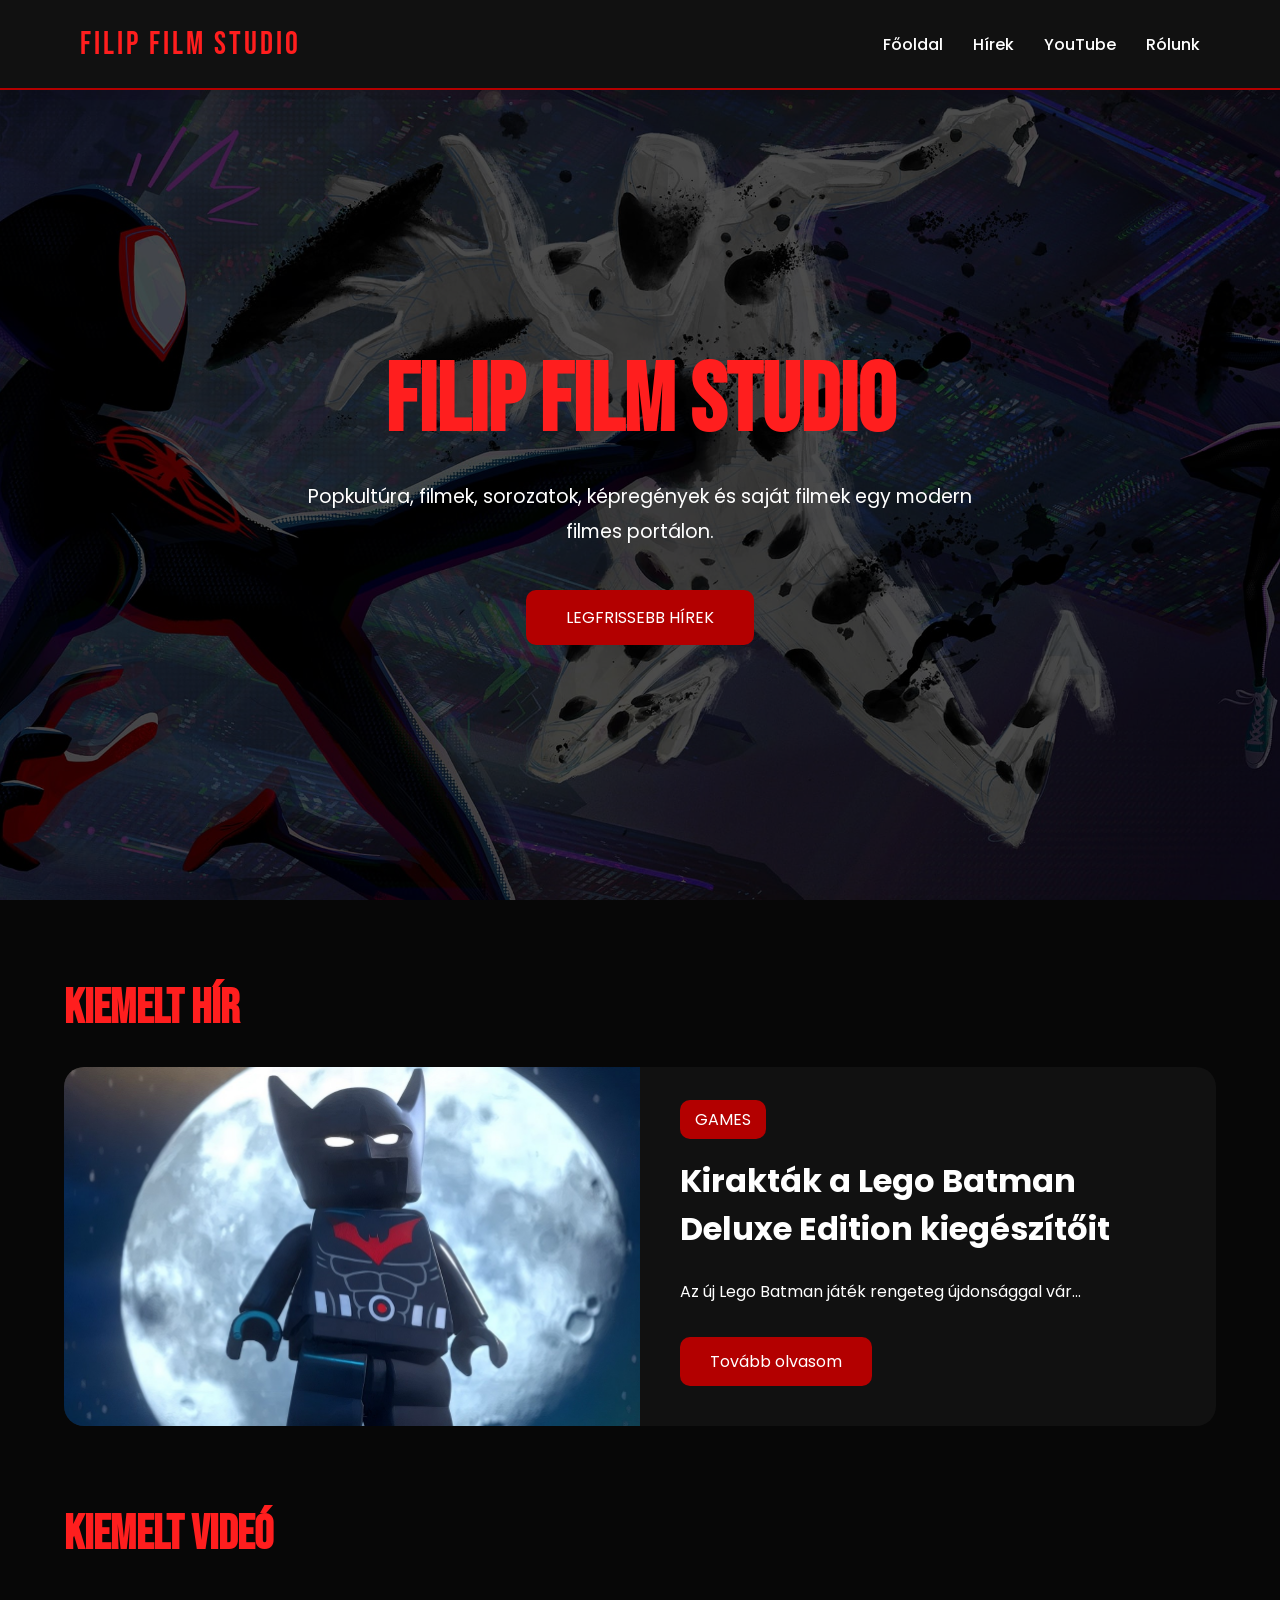
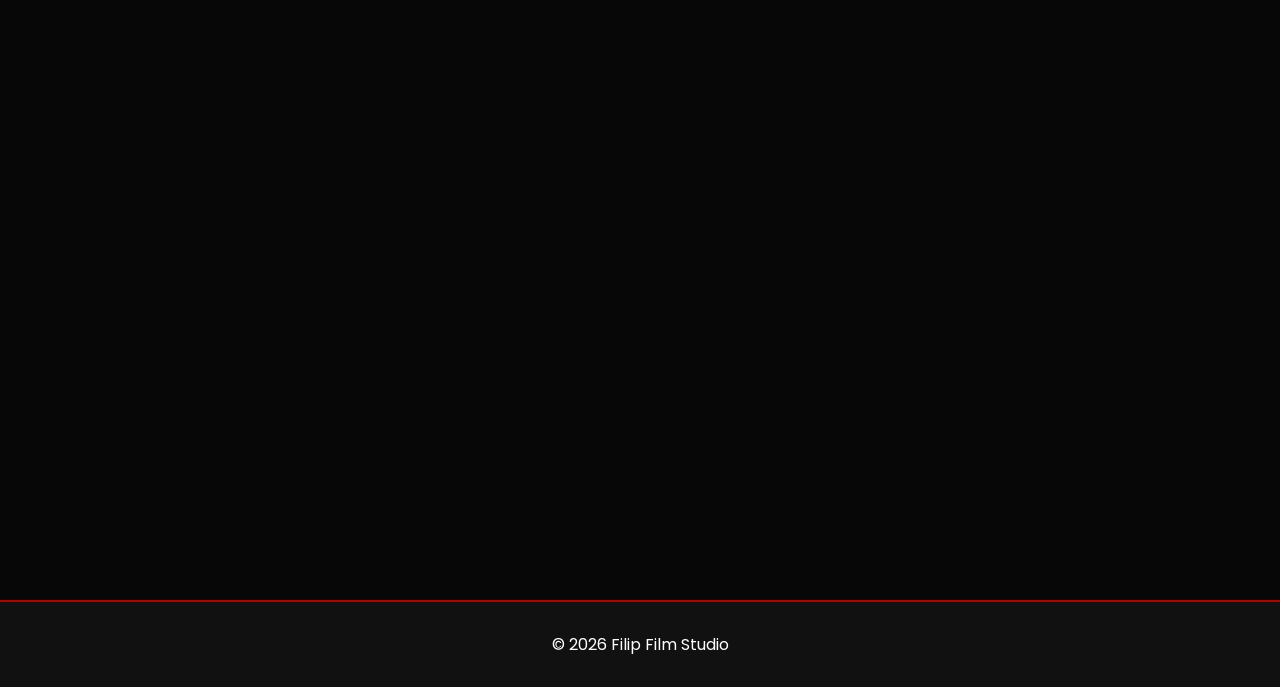
<file: index.html>
<!DOCTYPE html>
<html lang="hu">
<head>
    <meta charset="UTF-8">
    <meta name="viewport" content="width=device-width, initial-scale=1.0">

    <title>Filip Film Studio</title>

    <link rel="stylesheet" href="styles.css">
    <link rel="icon" type="image/x-icon" href="kepek/icon.png">
    <link href="https://fonts.googleapis.com/css2?family=Bebas+Neue&family=Poppins:wght@300;400;500;600;700&display=swap" rel="stylesheet">
</head>
<body>

<header>
    <div class="logo">FILIP FILM STUDIO</div>
    <nav>
        <a href="index.html">Főoldal</a>
        <a href="news.html">Hírek</a>
        <a href="yt.html">YouTube</a>
        <a href="about.html">Rólunk</a>
    </nav>
</header>

<section class="hero">
    <div class="overlay"></div>

    <div class="hero-content">
        <h1>FILIP FILM STUDIO</h1>

        <p>
            Popkultúra, filmek, sorozatok, képregények és saját filmek egy modern filmes portálon.
        </p>

        <a href="news.html" class="hero-btn">LEGFRISSEBB HÍREK</a>
    </div>
</section>

<section class="home-section">

    <h2>Kiemelt Hír</h2>

    <div class="featured-news">
        <img src="kepek/legobatmandeluxe.webp" alt="">
        <div class="featured-content">
            <span>GAMES</span>
            <h3>Kirakták a Lego Batman Deluxe Edition kiegészítőit</h3>
            <p>
                Az új Lego Batman játék rengeteg újdonsággal vár...
            </p>
            <a href="new.html?id=1">Tovább olvasom</a>
        </div>

    </div>

</section>

<section class="home-section">

    <h2>Kiemelt Videó</h2>

    <div class="featured-video">

        <iframe width="100%" height="500"
            src="https://www.youtube.com/embed/dQw4w9WgXcQ"
            title="YouTube video"
            frameborder="0"
            allowfullscreen>
        </iframe>

    </div>

</section>

<footer>
    <p>© 2026 Filip Film Studio</p>
</footer>

</body>
</html>
</file>
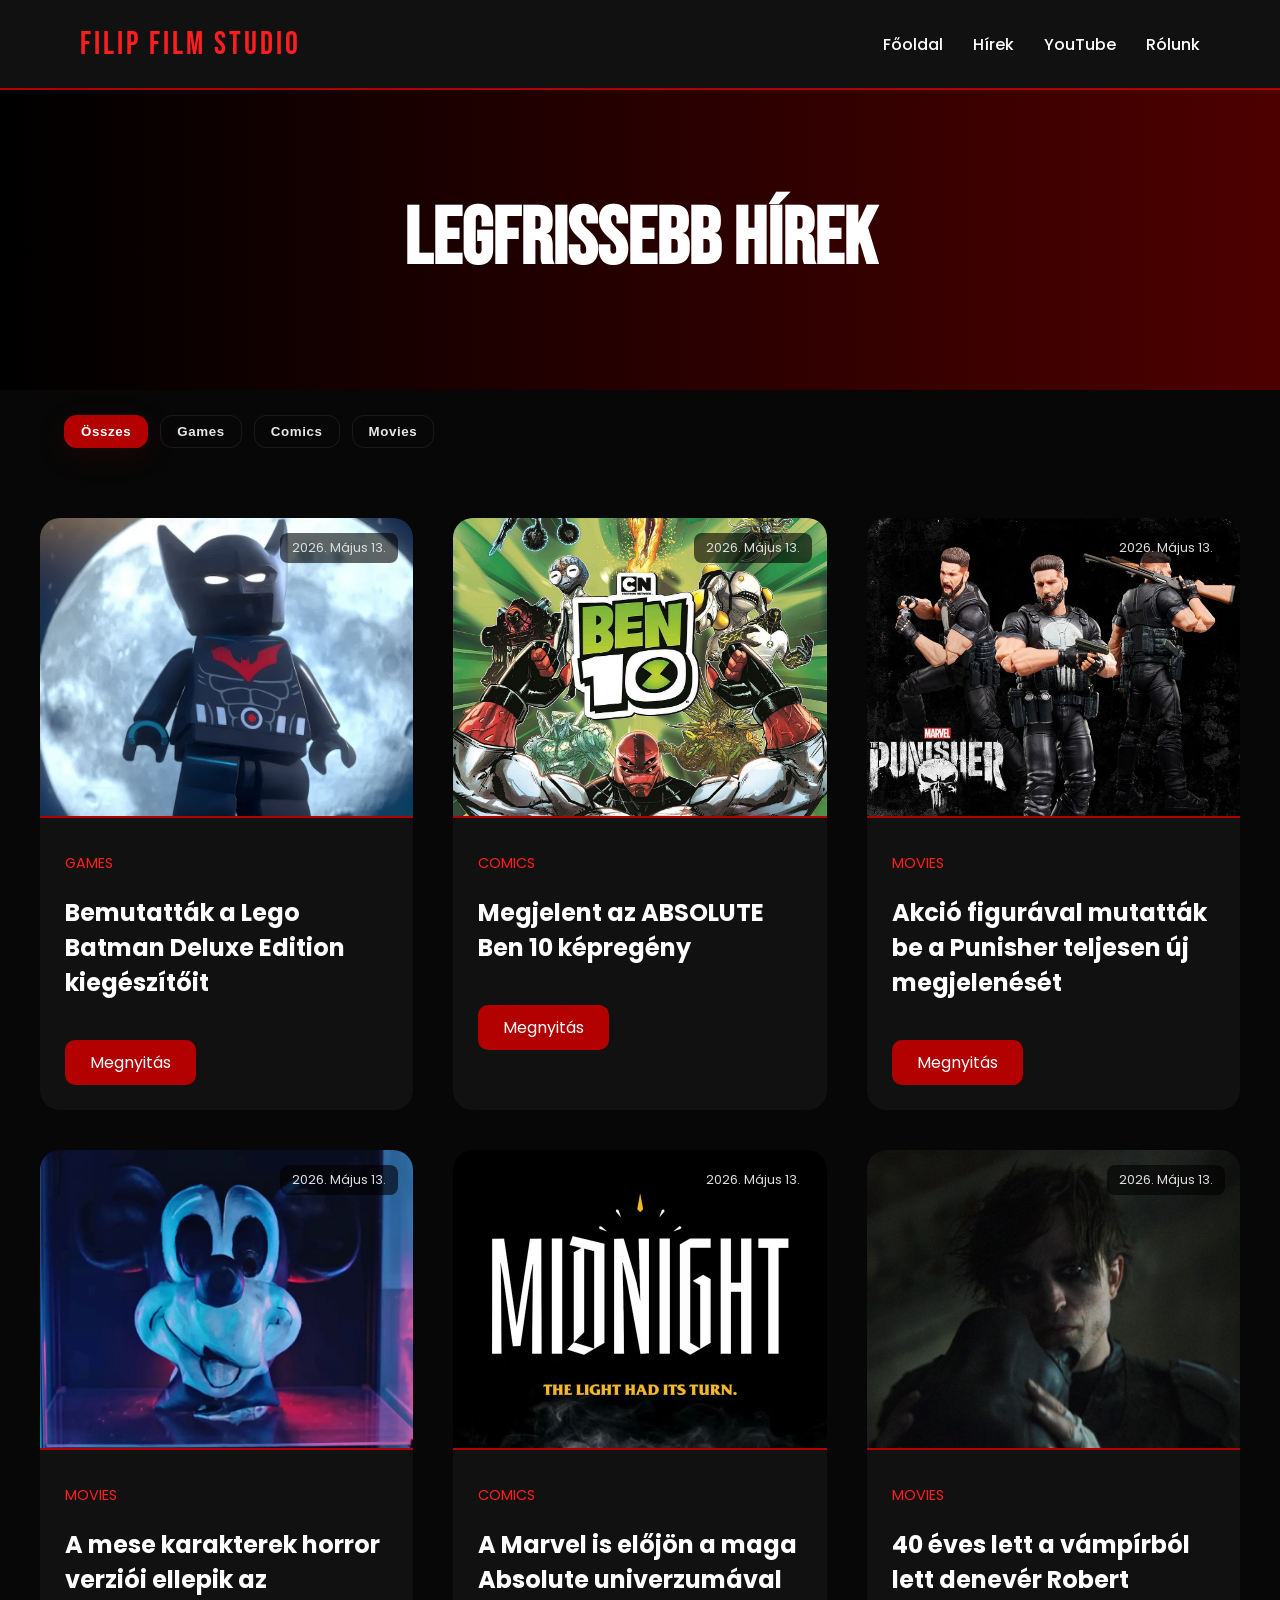
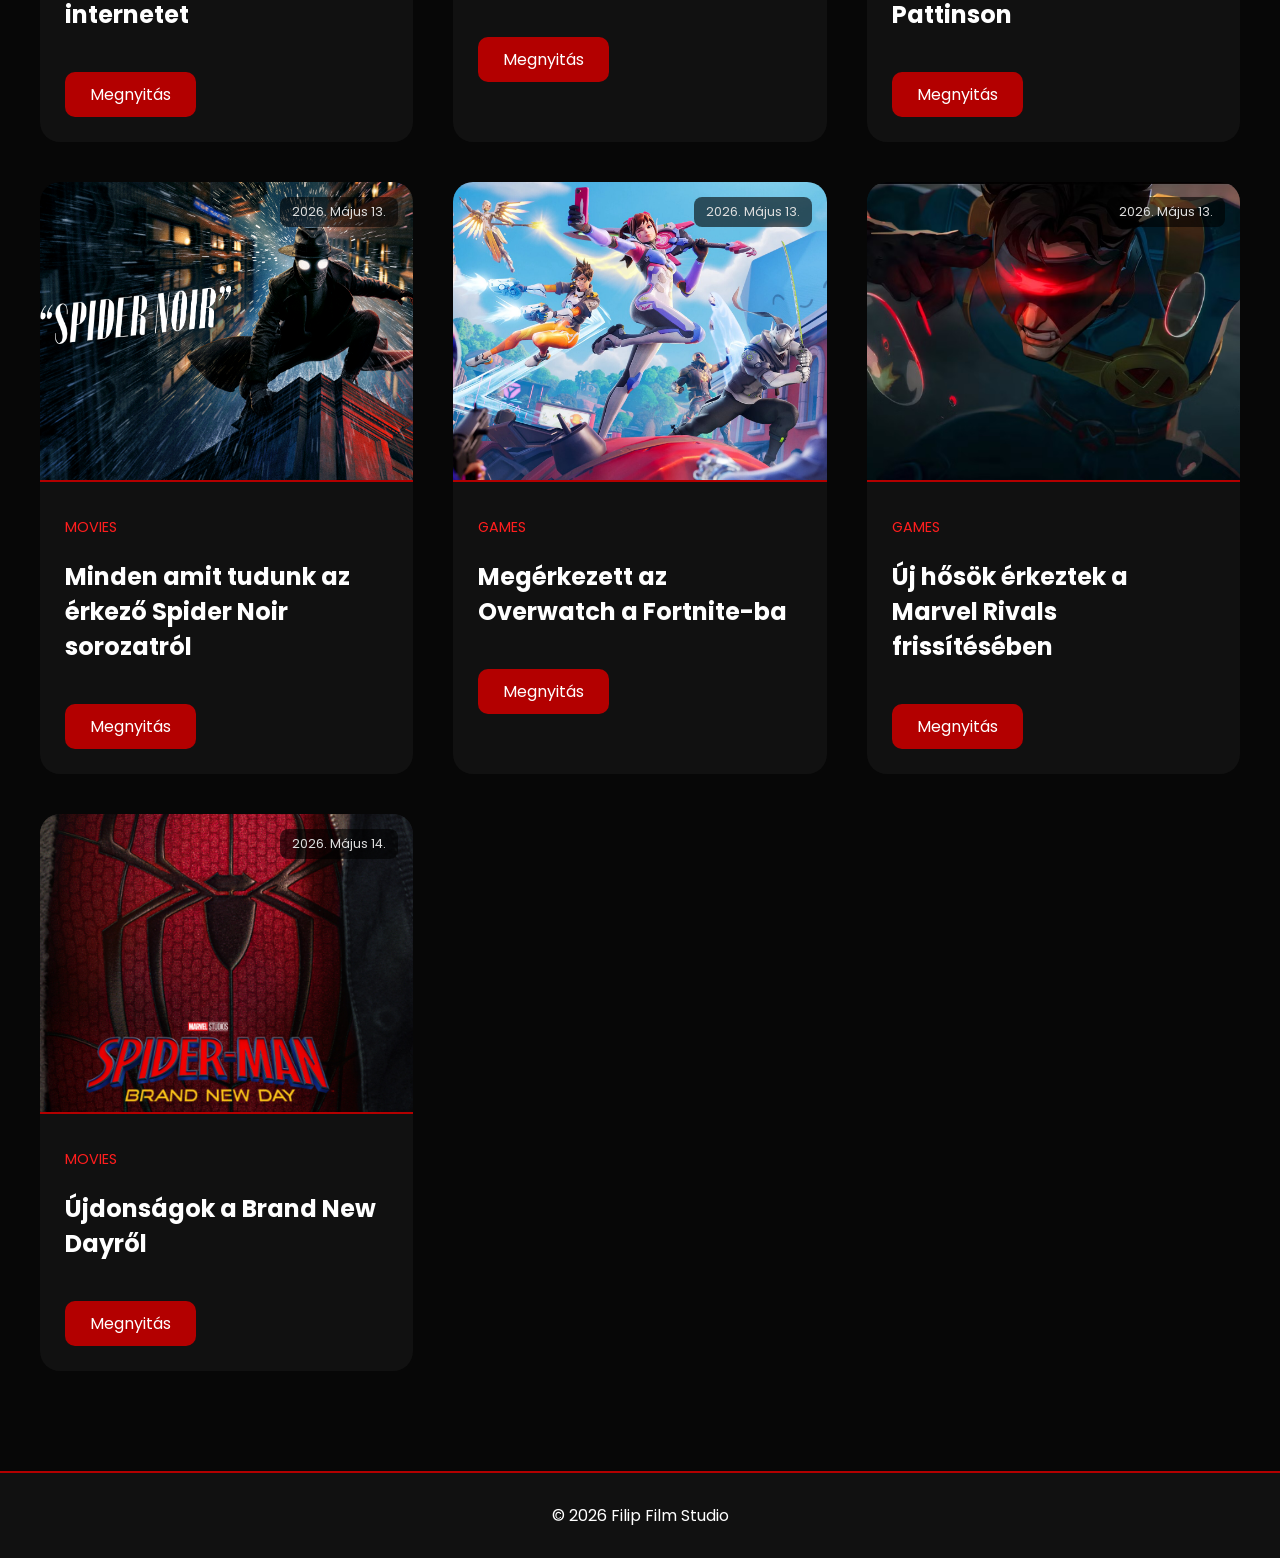
<file: news.html>
<!DOCTYPE html>
<html lang="hu">
<head>
    <meta charset="UTF-8">
    <meta name="viewport" content="width=device-width, initial-scale=1.0">
    <title>Hírek - Filip Film Studio</title>

    <link rel="stylesheet" href="styles.css">
    <link rel="icon" type="image/x-icon" href="kepek/icon.png">
    <link rel="script" href="news.js">

    <link href="https://fonts.googleapis.com/css2?family=Bebas+Neue&family=Poppins:wght@300;400;500;600;700&display=swap" rel="stylesheet">
</head>
<body>

<header>
    <div class="logo">FILIP FILM STUDIO</div>

    <nav>
        <a href="index.html">Főoldal</a>
        <a href="news.html">Hírek</a>
        <a href="yt.html">YouTube</a>
        <a href="about.html">Rólunk</a>
    </nav>
</header>

<section class="page-banner">
    <h1>LEGFRISSEBB HÍREK</h1>
</section>

<section class="category-bar" id="categoryBar">
</section>

<section class="news-container" id="newsContainer">

</section>

<script src="news.js"></script>
<footer>
    <p>© 2026 Filip Film Studio</p>
</footer>

</body>
</html>
</file>
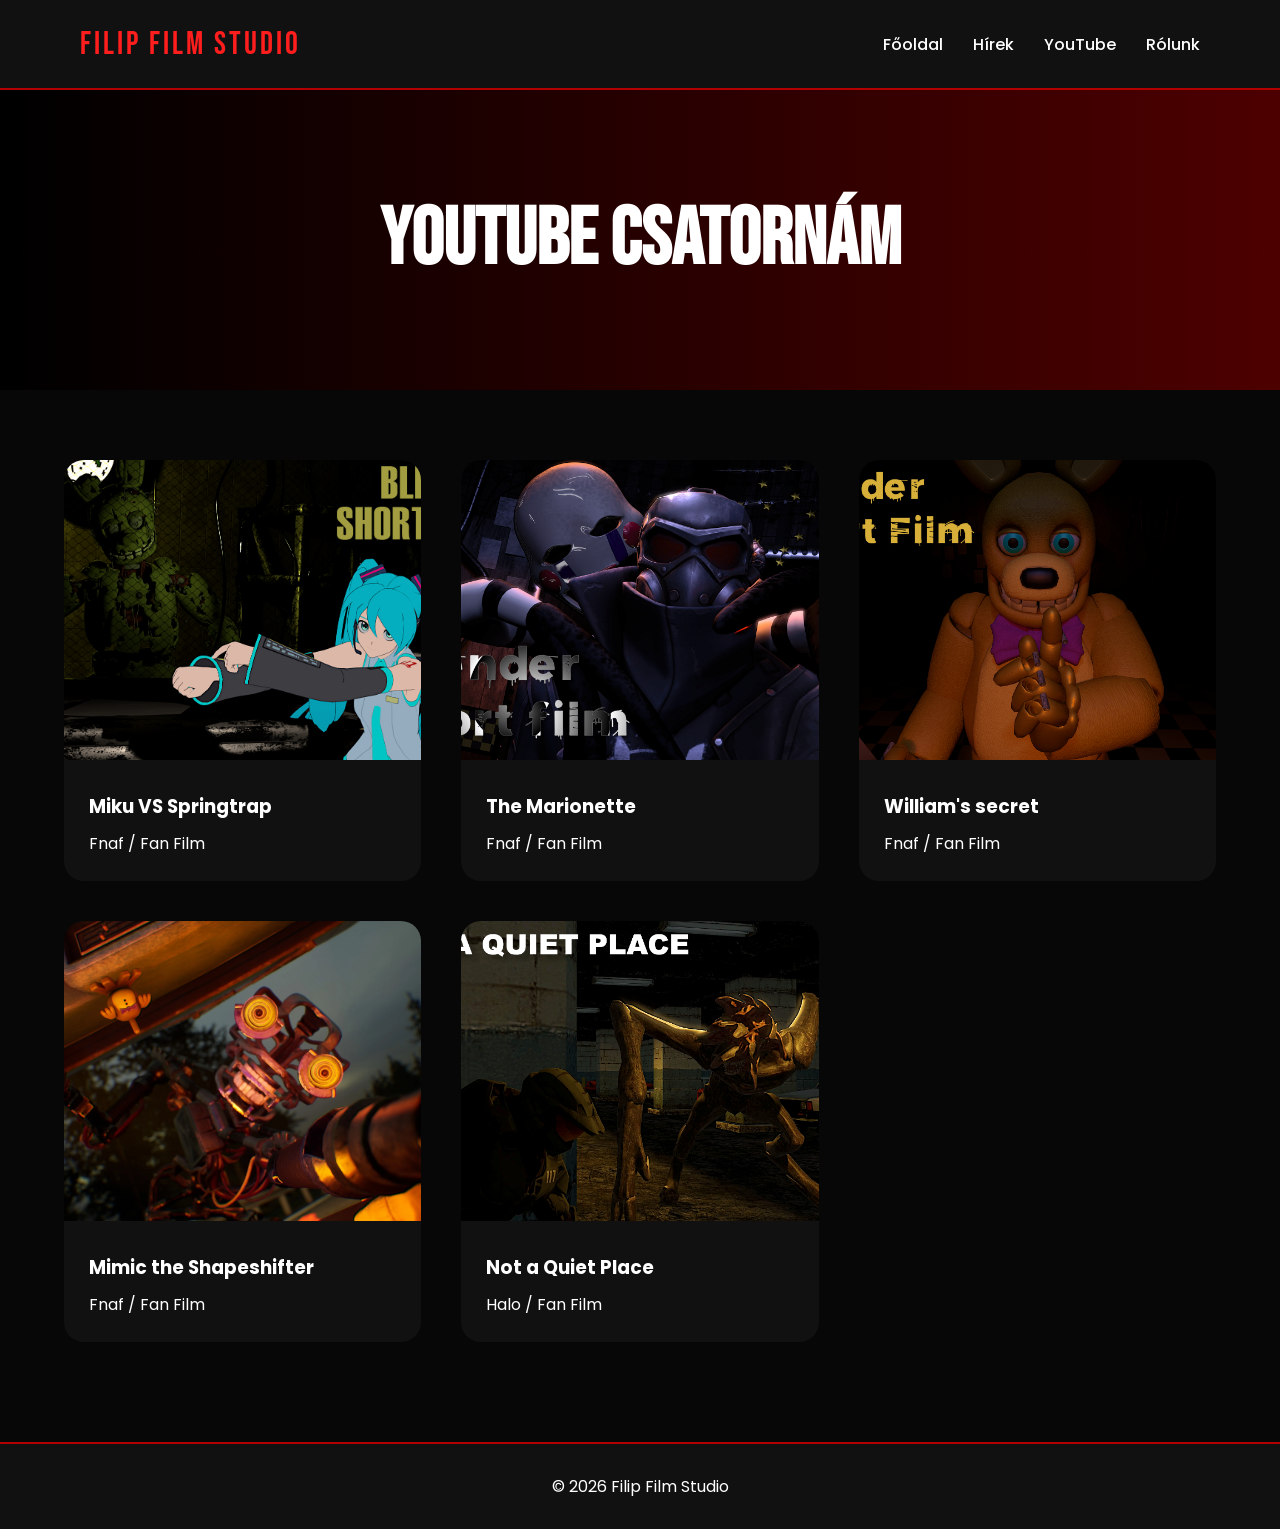
<file: yt.html>
<!DOCTYPE html>
<html lang="hu">
<head>
    <meta charset="UTF-8">
    <meta name="viewport" content="width=device-width, initial-scale=1.0">
    <title>YouTube - Filip Film Studio</title>

    <link rel="stylesheet" href="styles.css">
    <link rel="icon" type="image/x-icon" href="kepek/icon.png">
    <link href="https://fonts.googleapis.com/css2?family=Bebas+Neue&family=Poppins:wght@300;400;500;600;700&display=swap" rel="stylesheet">
</head>
<body>

<header>
    <div class="logo">FILIP FILM STUDIO</div>

    <nav>
        <a href="index.html">Főoldal</a>
        <a href="news.html">Hírek</a>
        <a href="yt.html">YouTube</a>
        <a href="about.html">Rólunk</a>
    </nav>
</header>

<section class="page-banner">
    <h1>YouTube csatornám</h1>
</section>

<section class="yt-grid">

    <a href="https://www.youtube.com/watch?v=Rz8gFa5UoOk" target="_blank" class="movie-card">

        <img src="kepek/Poster_V2.jpg" alt="">

        <div class="movie-info">
            <h3>Miku VS Springtrap</h3>
            <p>Fnaf / Fan Film</p>
        </div>

    </a>

    <a href="https://www.youtube.com/watch?v=VF3QcK7G1Ww" target="_blank" class="movie-card">

        <img src="kepek/puppet.jpg" alt="">

        <div class="movie-info">
            <h3>The Marionette</h3>
            <p>Fnaf / Fan Film</p>
        </div>

    </a>

    <a href="https://www.youtube.com/watch?v=jOghReLILaE" target="_blank" class="movie-card">

        <img src="kepek/afton.jpg" alt="">

        <div class="movie-info">
            <h3>William's secret</h3>
            <p>Fnaf / Fan Film</p>
        </div>

    </a>

    <a href="https://www.youtube.com/watch?v=jOghReLILaE" target="_blank" class="movie-card">

        <img src="kepek/mimicshortfilmtest.webp" alt="">

        <div class="movie-info">
            <h3>Mimic the Shapeshifter</h3>
            <p>Fnaf / Fan Film</p>
        </div>

    </a>

    <a href="https://www.youtube.com/watch?v=wFGbnSEx9oU" target="_blank" class="movie-card">

        <img src="kepek/thumb2.png" alt="">

        <div class="movie-info">
            <h3>Not a Quiet Place</h3>
            <p>Halo / Fan Film</p>
        </div>

    </a>

</section>

<footer>
    <p>© 2026 Filip Film Studio</p>
</footer>

</body>
</html>
</file>
<file: styles.css>
*{
    margin:0;
    padding:0;
    box-sizing:border-box;
}

body{
    background:#070707;
    color:white;
    font-family:'Poppins',sans-serif;
}

header{
    width:100%;
    height:90px;

    background:#111;

    display:flex;
    justify-content:space-between;
    align-items:center;

    padding:0 80px;

    position:sticky;
    top:0;

    z-index:999;

    border-bottom:2px solid #b30000;
}

.logo{
    font-size:2rem;
    font-family:'Bebas Neue',sans-serif;
    color:#ff1e1e;
    letter-spacing:3px;
}

nav{
    display:flex;
    gap:30px;
}

nav a{
    text-decoration:none;
    color:white;
    font-weight:500;
    transition:0.3s;
}

nav a:hover{
    color:#ff1e1e;
}

.hero{
    height:90vh;

    background:url('kepek/hatter.webp') center/cover;

    position:relative;

    display:flex;
    justify-content:center;
    align-items:center;
}

.overlay{
    position:absolute;
    inset:0;

    background:rgba(0,0,0,0.7);
}

.hero-content{
    position:relative;
    z-index:2;

    text-align:center;

    width:80%;
}

.hero-content h1{
    font-size:6rem;
    color:#ff1e1e;
    margin-bottom:20px;
    font-family:'Bebas Neue',sans-serif;
}

.hero-content p{
    font-size:1.2rem;
    max-width:700px;
    margin:auto;
    line-height:1.8;
}

.hero-btn{
    display:inline-block;

    margin-top:40px;

    padding:15px 40px;

    background:#b30000;
    color:white;

    text-decoration:none;

    border-radius:10px;

    transition:0.3s;
}

.hero-btn:hover{
    background:#ff1e1e;
    transform:translateY(-5px);
}

.home-section{
    width:90%;
    margin:80px auto;
}

.home-section h2{
    font-size:3rem;
    margin-bottom:30px;
    color:#ff1e1e;
    font-family:'Bebas Neue',sans-serif;
}

.featured-news{
    display:grid;
    grid-template-columns:1fr 1fr;

    background:#111;

    border-radius:20px;

    overflow:hidden;
}

.featured-news img{
    width:100%;
    height:100%;
    object-fit:cover;
}

.featured-content{
    padding:40px;
}

.featured-content span{
    background:#b30000;
    padding:8px 15px;
    border-radius:10px;
}

.featured-content h3{
    margin:25px 0;
    font-size:2rem;
}

.featured-content p{
    line-height:1.8;
}

.featured-content a{
    display:inline-block;
    margin-top:30px;

    color:white;

    text-decoration:none;

    background:#b30000;

    padding:12px 30px;

    border-radius:10px;
}

.page-banner{
    height:300px;

    background:linear-gradient(to right,#000,#4d0000);

    display:flex;
    justify-content:center;
    align-items:center;
}

.page-banner h1{
    font-size:5rem;
    color:white;
    font-family:'Bebas Neue',sans-serif;
}

.category-bar{
    width:90%;
    margin:25px auto 40px auto;
    display:flex;
    gap:12px;
    flex-wrap:wrap;
    align-items:center;
}

.category-bar .cat-btn{
    background:transparent;
    border:1px solid rgba(255,255,255,0.08);
    color:rgba(255,255,255,0.9);
    padding:8px 16px;
    border-radius:12px;
    cursor:pointer;
    font-weight:600;
    letter-spacing:0.6px;
    transition:all 0.18s ease;
}

.category-bar .cat-btn:hover{
    transform:translateY(-3px);
    border-color:#b30000;
    color:#fff;
    background:rgba(179,0,0,0.06);
}

.category-bar .cat-btn.active{
    background:#b30000;
    border-color:#b30000;
    color:white;
    box-shadow:0 8px 30px rgba(179,0,0,0.12);
}

@media(max-width:900px){
    .category-bar{
        justify-content:center;
        gap:10px;
        margin:18px auto 30px auto;
    }

    .category-bar .cat-btn{
        padding:7px 12px;
        font-size:0.95rem;
    }
}

.news-container{
    max-width: 1200px;
    margin:70px auto;
    display:grid;
    grid-template-columns:1fr 1fr 1fr;
    gap:40px;
}

.news-card{
    background:#111;
    border-radius:20px;
    overflow:hidden;
    transition:0.4s;
    position:relative;
}

.news-card:hover{
    transform:translateY(-10px);
}

.news-card img{
    width:100%;
    height:300px;
    object-fit:cover;
    border-bottom: solid 2px #b30000;
}
.news-card .date{
    position:absolute;
    top:15px;
    right:15px;
    background:rgba(0,0,0,0.6);
    color:#ddd;
    padding:6px 12px;
    border-radius:8px;
    font-size:0.8rem;
}
.news-info{
    padding:25px;
}

.news-info span{
    color:#ff1e1e;
    font-size:0.9rem;
}

.news-info h3{
    margin:20px 0;
    font-size:1.5rem;
}

.news-info a{
    text-decoration:none;
    color:white;
    display:inline-block;
    margin-top:20px;
    background:#b30000;
    padding:10px 25px;
    border-radius:10px;
}

.article-page{
    max-width: 1200px;
    margin:80px auto;
}

.article-page img{
    width:100%;
    border-radius:20px;
    margin:30px 0;
}

.article-page h1{
    font-size:4rem;
    color:#ff1e1e;
}

.article-page p{
    line-height:2;
    font-size:1.1rem;
}
.article-intro{
    font-size:1.3rem;
    line-height:2;

    margin-bottom:50px;

    padding:30px;

    background:#151515;

    border-left:5px solid #b30000;

    border-radius:15px;
}

.article-content h2{
    font-size:2.3rem;

    margin:60px 0 30px 0;

    color:#ff1e1e;

    font-family:'Bebas Neue',sans-serif;

    letter-spacing:1px;
}

.article-row{
    display:grid;

    grid-template-columns:1fr 400px;

    gap:40px;

    align-items:center;

    margin-bottom:60px;
}

.article-row.reverse{
    grid-template-columns:400px 1fr;
}

.article-row img{
    width:100%;

    border-radius:20px;

    height:280px;

    object-fit:cover;

    box-shadow:0 0 25px rgba(255,0,0,0.2);

    transition:0.4s;
}

.article-row img:hover{
    transform:scale(1.03);
}

.article-text p{
    margin-bottom:25px;

    line-height:2;

    color:#ddd;
}

.article-full p{
    margin-bottom:30px;

    line-height:2;

    color:#ddd;
}

blockquote{
    margin:70px 0;

    padding:40px;

    background:#1b0000;

    border-left:5px solid #ff1e1e;

    border-radius:20px;

    font-size:1.5rem;

    font-style:italic;

    color:white;

    line-height:1.8;
}

@media(max-width:900px){

    .article-row,
    .article-row.reverse{

        grid-template-columns:1fr;
    }

}
.yt-grid{
    width:90%;
    margin:70px auto;
    display:grid;
    grid-template-columns:1fr 1fr 1fr;
    gap:40px;
}

.movie-card{
    background:#111;
    border-radius:20px;
    overflow:hidden;
    text-decoration:none;
    color:white;
    transition:0.4s;
}

.movie-card:hover{
    transform:scale(1.03);
}

.movie-card img{
    width:100%;
    height:300px;
    object-fit:cover;
}

.movie-info{
    padding:25px;
}

.movie-info h3{
    margin-bottom:10px;
}

footer{
    margin-top:100px;
    background:#111;
    padding:30px;
    text-align:center;
    border-top:2px solid #b30000;
}

@media(max-width:900px){

    header{
        padding:0 20px;
    }

    .hero-content h1{
        font-size:4rem;
    }

    .featured-news{
        grid-template-columns:1fr;
    }

}

.article-header{
    margin-bottom:40px;
}

.article-category{
    background:#b30000;
    color:white;
    padding:10px 18px;
    border-radius:10px;
    font-size:0.9rem;
    display:inline-block;
    margin-bottom:25px;
}

.article-header h1{
    font-size:4.5rem;
    line-height:1.1;
    color:#ff1e1e;
    margin-bottom:25px;
    font-family:'Bebas Neue',sans-serif;
}

.article-meta{
    display:flex;
    gap:30px;
    color:#999;
    border-bottom:1px solid #222;
    padding-bottom:25px;
}

.article-image{
    width:100%;
    max-height:600px;
    object-fit:cover;
    border-radius:25px;
    margin:50px 0;
    box-shadow:0 0 30px rgba(255,0,0,0.2);
}

.article-content{
    background:#111;

    padding:50px;

    border-radius:25px;

    line-height:2.2;

    font-size:1.15rem;

    box-shadow:0 0 30px rgba(0,0,0,0.4);
}

.article-content p{
    margin-bottom:35px;

    color:#ddd;
}

@media(max-width:900px){
    .article-header{
        padding:0 20px;
    }
    .article-page{
        width:90%;
    }

    .article-header h1{
        font-size:3rem;
    }

    .article-image{
        height:350px;
    }

    .article-content{
        padding:30px;
    }
    .news-container{
        display:grid;
        grid-template-columns:1fr 1fr;
}

}
</file>
